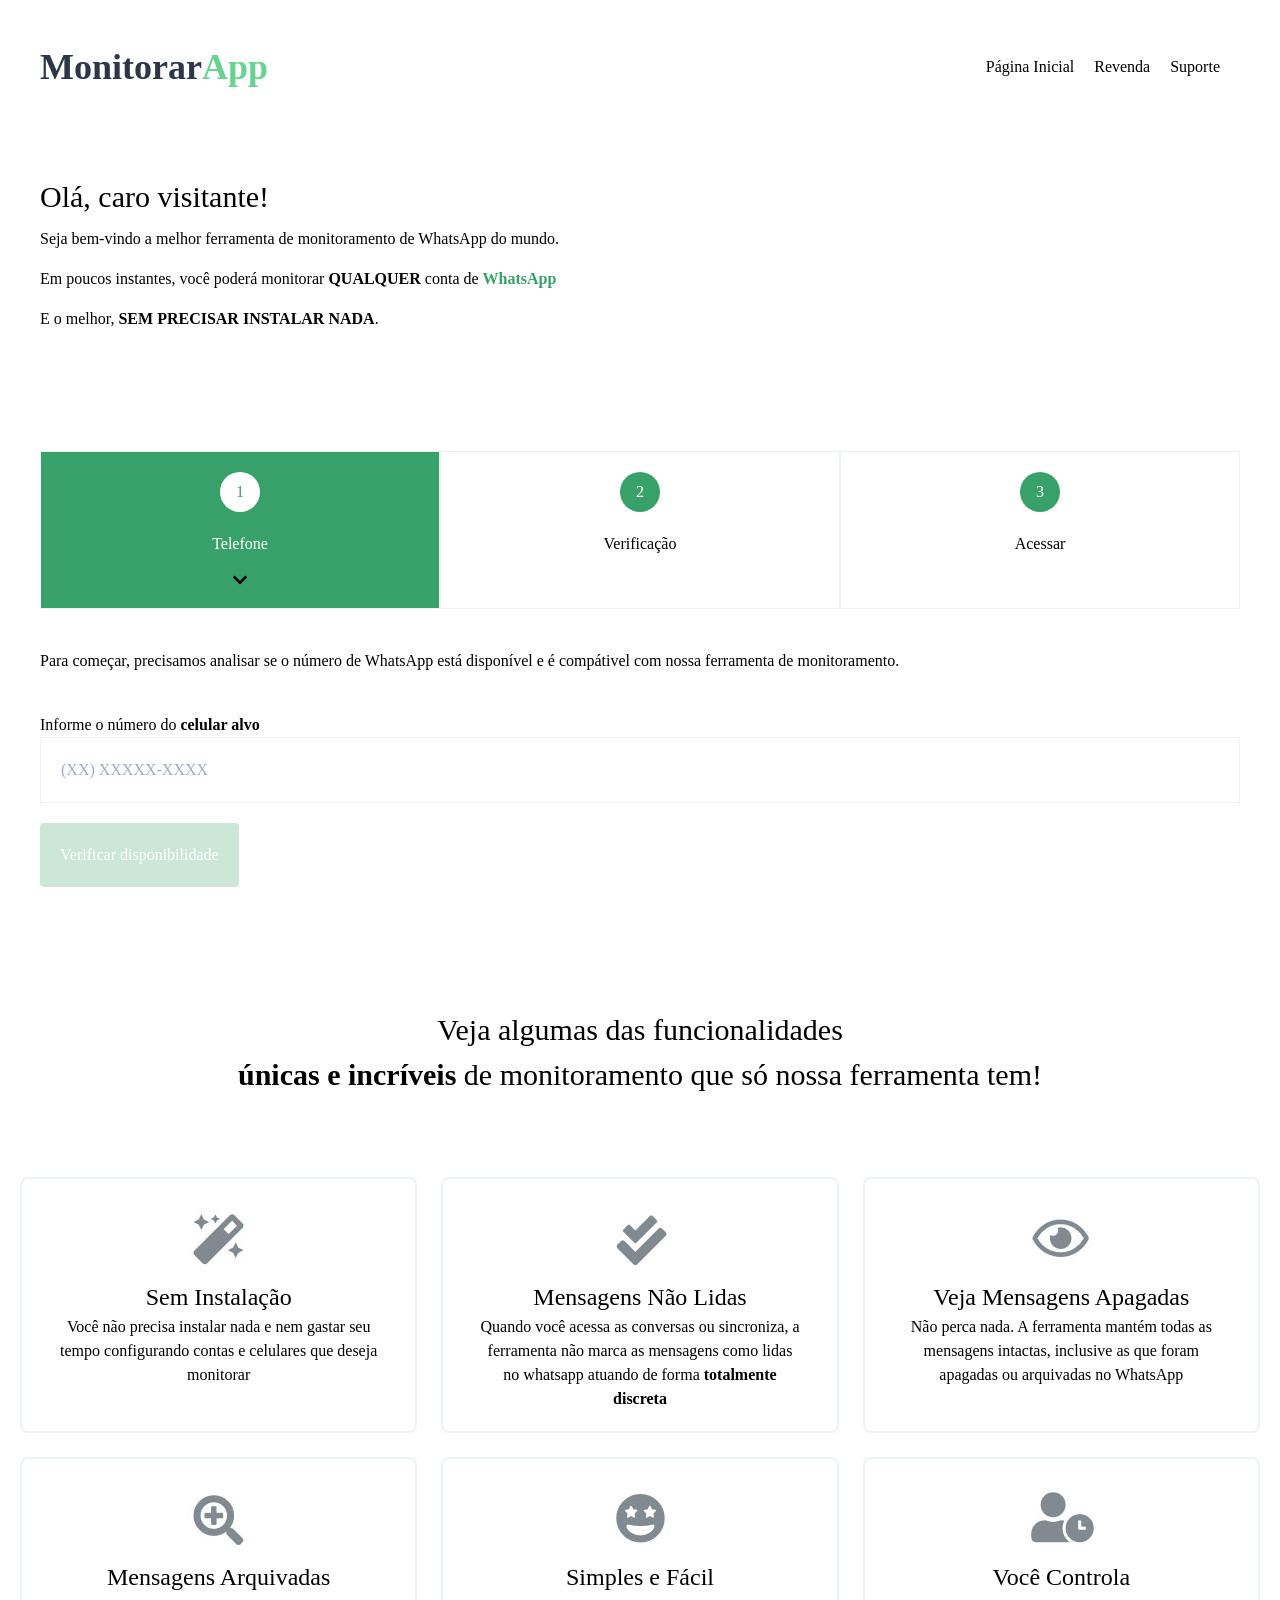
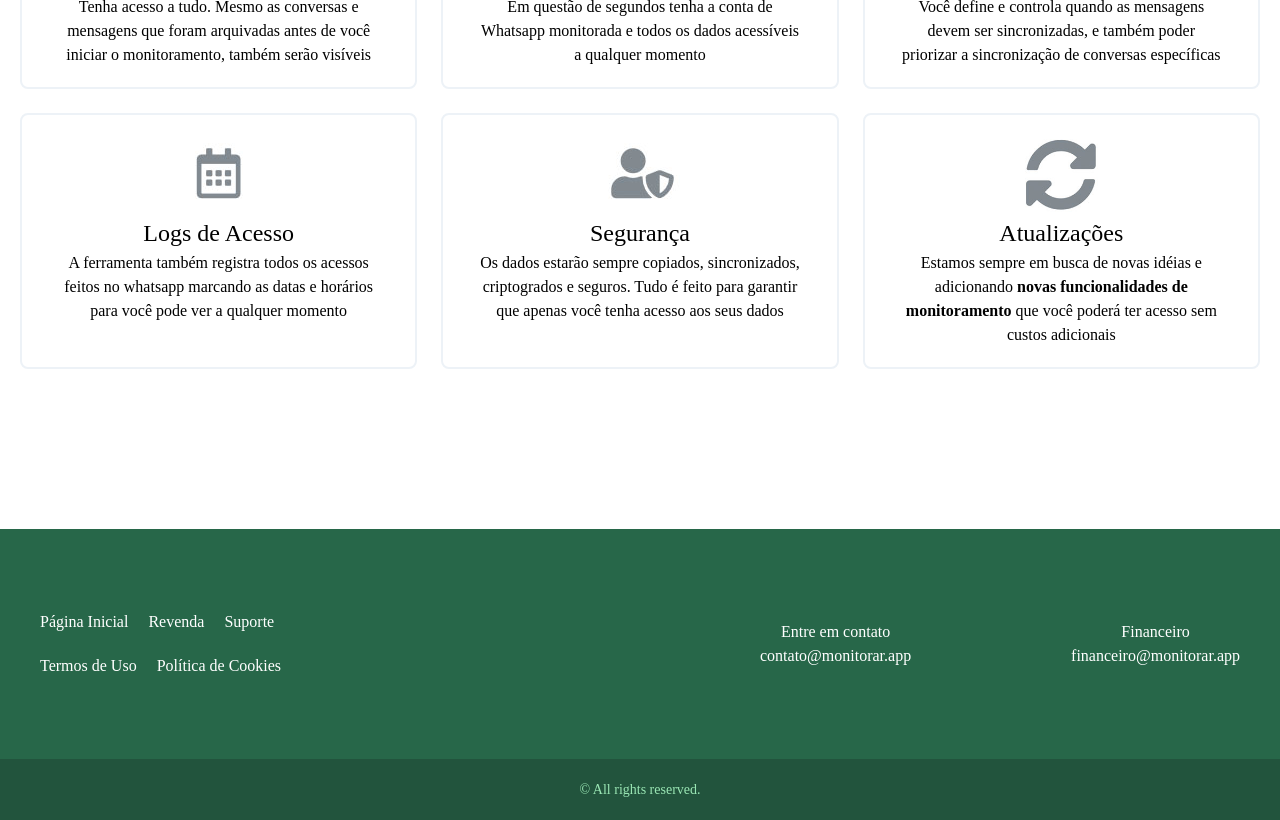
<file: index.html>
﻿<!doctype html>
<html lang="pt-br">
<head>
<meta charset="utf-8">
<meta name="viewport" content="width=device-width, initial-scale=1">
<meta name="csrf-token" content="hsoKsljL0fODLcWihOMAJI12S05OYyxwH8iWDdEU">
<meta name="theme-color" content="#44347b">
<title> Monitorar App </title>
<meta property="og:title" content="Monitorar App">
<meta name="description" content="Monitoramento de WhatsApp para seus Filhos e Empresas">
<meta name="keywords" content="monitorar whatsapp">
<meta name="author" content="Monitorar App">
<link href="css/app.monitorarapp.css?id=538db3419fc9154f7544" rel="stylesheet">
<link href="css2?family=Inter:wght@100;200;300;400;500;600;700;800;900&display=swap" rel="stylesheet">
<script src="js/monitorarapp.js?id=d777bf89cba0fa0db67d" defer=""></script>
<script src="js/website.js?id=065373f8894ab9d15643" defer=""></script>
<link rel="shortcut icon" type="image/png" href="dash/icons/br?s=32x32">
<script>(function(w,d,s,l,i){w[l]=w[l]||[];w[l].push({'gtm.start':
                new Date().getTime(),event:'gtm.js'});var f=d.getElementsByTagName(s)[0],
            j=d.createElement(s),dl=l!='dataLayer'?'&l='+l:'';j.async=true;j.src=
            'https://www.googletagmanager.com/gtm.js?id='+i+dl;f.parentNode.insertBefore(j,f);
        })(window,document,'script','dataLayer','GTM-NGRG45Z5');</script>
</head>
<body>
<noscript><iframe src="https://www.googletagmanager.com/ns.html?id=GTM-NGRG45Z5" height="0" width="0" style="display:none;visibility:hidden"></iframe></noscript>
<div id="app">
<nav>
<div class="container mx-auto p-10">
<div class="flex flex-col md:flex-row items-center">
<div class="w-full md:w-2/12 flex items-stretch">
<a href="/" class="text-4xl font-bold w-full text-gray-800">
Monitorar<span class="text-green-400">App</span>
</a>
<div class="text-right w-full visible md:hidden">
<button class="w-10 h-10" onclick="toggleMobileMenu()">
<span class="border w-full border-gray-900 block"></span>
<span class="border w-full border-gray-900 block mt-2"></span>
<span class="border w-full border-gray-900 block mt-2"></span>
</button>
</div>
</div>
<div class="w-full mt-10 md:mt-0 md:w-10/12">
<div id="mobileMenu" class="hidden md:block">
<div class="flex flex-col md:flex-row justify-end items-center desktop-menu">
<a class="p-4 md:p-0" href="https://monitorar.app" target="">
Página Inicial
</a>
<a class="p-4 md:p-0" href="https://monitorar.app/revenda" target="">
Revenda
</a>
<a class="p-4 md:p-0" href="https://monitorar.app/suporte" target="_blank">
Suporte
</a>
</div>
</div>
</div>
</div>
</div>
</nav>
<main>
<div class="container mx-auto p-10 pb-0">
<h1 class="text-3xl mb-2">Olá, caro visitante!</h1>
<p>
Seja bem-vindo a melhor ferramenta de monitoramento de WhatsApp do mundo.
</p>
<p class="mt-4">
Em poucos instantes, você poderá monitorar <span class="font-bold">QUALQUER</span> conta de <span class="text-green-600 font-bold">WhatsApp</span>
</p>
<p class="mt-4">
E o melhor, <span class="font-bold">SEM PRECISAR INSTALAR NADA</span>.
</p>
</div>
<div class="pt-20">
<landing-home :timer=" 1500 " number-check-url="https://monitorar.app/components/verify/number-check" contact-mail="contato@monitorar.app" mail-url="https://monitorar.app/components/verify"></landing-home>
</div>
<section class="py-20 px-5 features">
<div class="text-center pb-20">
<h2 class="text-3xl">Veja algumas das funcionalidades <br><span class="font-bold">únicas e incríveis</span> de monitoramento que só nossa ferramenta tem!</h2>
</div>
<div class="grid grid-cols-1 md:grid-cols-3 gap-6">
<div class="block">
<img src="images/website/no-install.jpg" alt="sem instalação" width="80" height="80">
<h3>Sem Instalação</h3>
<p>Você não precisa instalar nada e nem gastar seu tempo configurando contas e celulares que deseja monitorar</p>
</div>
<div class="block">
<img src="images/website/ticks.jpg" alt="mensagens nao lidas" width="80" height="80">
<h3>Mensagens Não Lidas</h3>
<p>Quando você acessa as conversas ou sincroniza, a ferramenta não marca as mensagens como lidas no whatsapp atuando de forma <span class="font-bold">totalmente discreta</span></p>
</div>
<div class="block">
<img src="images/website/eye.jpg" alt="Mensagens Apagadas" width="80" height="80">
<h3>Veja Mensagens Apagadas</h3>
<p>Não perca nada. A ferramenta mantém todas as mensagens intactas, inclusive as que foram apagadas ou arquivadas no WhatsApp</p>
</div>
<div class="block">
<img src="images/website/zoom-plus.jpg" alt="mensagens arquivadas" width="80" height="80">
<h3>Mensagens Arquivadas</h3>
<p>Tenha acesso a tudo. Mesmo as conversas e mensagens que foram arquivadas antes de você iniciar o monitoramento, também serão visíveis</p>
</div>
<div class="block">
<img src="images/website/easy.jpg" alt="simples e facil" width="80" height="80">
<h3>Simples e Fácil</h3>
<p>Em questão de segundos tenha a conta de Whatsapp monitorada e todos os dados acessíveis a qualquer momento</p>
</div>
<div class="block">
<img src="images/website/control.jpg" alt="controle" width="80" height="80">
<h3>Você Controla</h3>
<p>Você define e controla quando as mensagens devem ser sincronizadas, e também poder priorizar a sincronização de conversas específicas</p>
</div>
<div class="block">
<img src="images/website/logs.jpg" alt="logs" width="80" height="80">
<h3>Logs de Acesso</h3>
<p>A ferramenta também registra todos os acessos feitos no whatsapp marcando as datas e horários para você pode ver a qualquer momento</p>
</div>
<div class="block">
<img src="images/website/security.jpg" alt="segurança&quot;" width="80" height="80">
<h3>Segurança</h3>
<p>Os dados estarão sempre copiados, sincronizados, criptogrados e seguros. Tudo é feito para garantir que apenas você tenha acesso aos seus dados</p>
</div>
<div class="block">
<img src="images/website/update.jpg" alt="atualizações" width="80" height="80">
<h3>Atualizações</h3>
<p>Estamos sempre em busca de novas idéias e adicionando <span class="font-bold">novas funcionalidades de monitoramento</span> que você poderá ter acesso sem custos adicionais</p>
</div>
</div>
</section>
<section class="mt-20 bg-green-900 text-white">
<div>
<hr class="border-green-800">
</div>
<div class="bg-green-800">
<div class="container mx-auto p-10 py-20 flex flex-col md:flex-row items-center">
<div class="md:w-3/5 text-center md:text-left">
<div>
<a href="https://monitorar.app" class="mr-4 block p-5 md:p-0 md:inline" target="">
Página Inicial
</a>
<a href="https://monitorar.app/revenda" class="mr-4 block p-5 md:p-0 md:inline" target="">
Revenda
</a>
<a href="https://monitorar.app/suporte" class="mr-4 block p-5 md:p-0 md:inline" target="_blank">
Suporte
</a>
</div>
<div class="pt-5">
<a href="https://monitorar.app/termos-de-uso" target="_blank" class="mr-4 block p-5 md:p-0 md:inline">Termos de Uso</a>
<a href="https://monitorar.app/politica-de-cookies" target="_blank" class="mr-4 block p-5 md:p-0 md:inline">Política de Cookies</a>
</div>
</div>
<div class="md:w-2/5 flex flex-col md:flex-row md:justify-between mt-10 md:mt-0 text-center">
<p class="pr-2">
Entre em contato<br>
<a href="/cdn-cgi/l/email-protection#1774787963766378577a78797e637865766539766767"><span class="__cf_email__" data-cfemail="2645494852475249664b49484f524954475408475656">[email&#160;protected]</span></a>
</p>
<p class="mt-10 md:mt-0">
Financeiro <br>
<a href="/cdn-cgi/l/email-protection#b2d4dbdcd3dcd1d7dbc0ddf2dfdddcdbc6ddc0d3c09cd3c2c2"><span class="__cf_email__" data-cfemail="2147484f404f424448534e614c4e4f48554e5340530f405151">[email&#160;protected]</span></a>
</p>
</div>
</div>
</div>
<div>
<hr class="border-green-800">
</div>
<div class="text-green-300 text-center p-5 text-sm">
© All rights reserved.
</div>
</section>
</main>
</div>
<script data-cfasync="false" src="cdn-cgi/scripts/5c5dd728/cloudflare-static/email-decode.min.js"></script></body>
</html>
</file>
<file: css/app.monitorarapp.css>
/*!normalize.css v8.0.1 | MIT License | github.com/necolas/normalize.css*/html{line-height:1.15;-webkit-text-size-adjust:100%}body{margin:0}main{display:block}h1{font-size:2em;margin:.67em 0}hr{box-sizing:content-box;height:0;overflow:visible}pre{font-family:monospace,monospace;font-size:1em}a{background-color:transparent}abbr[title]{border-bottom:none;text-decoration:underline;-webkit-text-decoration:underline dotted;text-decoration:underline dotted}b,strong{font-weight:bolder}code,kbd,samp{font-family:monospace,monospace;font-size:1em}small{font-size:80%}sub,sup{font-size:75%;line-height:0;position:relative;vertical-align:baseline}sub{bottom:-.25em}sup{top:-.5em}img{border-style:none}button,input,optgroup,select,textarea{font-family:inherit;font-size:100%;line-height:1.15;margin:0}button,input{overflow:visible}button,select{text-transform:none}[type=button],[type=reset],[type=submit],button{-webkit-appearance:button}[type=button]::-moz-focus-inner,[type=reset]::-moz-focus-inner,[type=submit]::-moz-focus-inner,button::-moz-focus-inner{border-style:none;padding:0}[type=button]:-moz-focusring,[type=reset]:-moz-focusring,[type=submit]:-moz-focusring,button:-moz-focusring{outline:1px dotted ButtonText}fieldset{padding:.35em .75em .625em}legend{box-sizing:border-box;color:inherit;display:table;max-width:100%;padding:0;white-space:normal}progress{vertical-align:baseline}textarea{overflow:auto}[type=checkbox],[type=radio]{box-sizing:border-box;padding:0}[type=number]::-webkit-inner-spin-button,[type=number]::-webkit-outer-spin-button{height:auto}[type=search]{-webkit-appearance:textfield;outline-offset:-2px}[type=search]::-webkit-search-decoration{-webkit-appearance:none}::-webkit-file-upload-button{-webkit-appearance:button;font:inherit}details{display:block}summary{display:list-item}[hidden],template{display:none}blockquote,dd,dl,figure,h1,h2,h3,h4,h5,h6,hr,p,pre{margin:0}button{background-color:transparent;background-image:none}button:focus{outline:1px dotted;outline:5px auto -webkit-focus-ring-color}fieldset,ol,ul{margin:0;padding:0}ol,ul{list-style:none}html{font-family:Inter;line-height:1.5}*,:after,:before{box-sizing:border-box;border:0 solid #e2e8f0}hr{border-top-width:1px}img{border-style:solid}textarea{resize:vertical}input::-moz-placeholder,textarea::-moz-placeholder{color:#a0aec0}input::placeholder,textarea::placeholder{color:#a0aec0}[role=button],button{cursor:pointer}table{border-collapse:collapse}h1,h2,h3,h4,h5,h6{font-size:inherit;font-weight:inherit}a{color:inherit;text-decoration:inherit}button,input,optgroup,select,textarea{padding:0;line-height:inherit;color:inherit}code,kbd,pre,samp{font-family:Menlo,Monaco,Consolas,Liberation Mono,Courier New,monospace}audio,canvas,embed,iframe,img,object,svg,video{display:block;vertical-align:middle}img,video{max-width:100%;height:auto}.container{width:100%}@media(min-width:640px){.container{max-width:640px}}@media(min-width:768px){.container{max-width:768px}}@media(min-width:1024px){.container{max-width:1024px}}@media(min-width:1280px){.container{max-width:1280px}}.form-input{-webkit-appearance:none;-moz-appearance:none;appearance:none;background-color:#fff;border-color:#e2e8f0;border-width:1px;border-radius:.25rem;padding:.5rem .75rem;font-size:1rem;line-height:1.5}.form-input::-moz-placeholder{color:#a0aec0;opacity:1}.form-input::placeholder{color:#a0aec0;opacity:1}.form-input:focus{outline:none;box-shadow:0 0 0 3px rgba(66,153,225,.5);border-color:#63b3ed}.form-textarea{-webkit-appearance:none;-moz-appearance:none;appearance:none;background-color:#fff;border-color:#e2e8f0;border-width:1px;border-radius:.25rem;padding:.5rem .75rem;font-size:1rem;line-height:1.5}.form-textarea::-moz-placeholder{color:#a0aec0;opacity:1}.form-textarea::placeholder{color:#a0aec0;opacity:1}.form-textarea:focus{outline:none;box-shadow:0 0 0 3px rgba(66,153,225,.5);border-color:#63b3ed}.form-multiselect{-webkit-appearance:none;-moz-appearance:none;appearance:none;background-color:#fff;border-color:#e2e8f0;border-width:1px;border-radius:.25rem;padding:.5rem .75rem;font-size:1rem;line-height:1.5}.form-multiselect:focus{outline:none;box-shadow:0 0 0 3px rgba(66,153,225,.5);border-color:#63b3ed}.form-select{background-image:url([data-uri]);-webkit-appearance:none;-moz-appearance:none;appearance:none;-webkit-print-color-adjust:exact;color-adjust:exact;background-repeat:no-repeat;background-color:#fff;border-color:#e2e8f0;border-width:1px;border-radius:.25rem;padding:.5rem 2.5rem .5rem .75rem;font-size:1rem;line-height:1.5;background-position:right .5rem center;background-size:1.5em 1.5em}.form-select::-ms-expand{color:#a0aec0;border:none}@media not print{.form-select::-ms-expand{display:none}}@media print and (-ms-high-contrast:active),print and (-ms-high-contrast:none){.form-select{padding-right:.75rem}}.form-select:focus{outline:none;box-shadow:0 0 0 3px rgba(66,153,225,.5);border-color:#63b3ed}.form-checkbox:checked{background-image:url([data-uri]);border-color:transparent;background-color:currentColor;background-size:100% 100%;background-position:50%;background-repeat:no-repeat}@media not print{.form-checkbox::-ms-check{border-width:1px;color:transparent;background:inherit;border-color:inherit;border-radius:inherit}}.form-checkbox{-webkit-appearance:none;-moz-appearance:none;appearance:none;-webkit-print-color-adjust:exact;color-adjust:exact;display:inline-block;vertical-align:middle;background-origin:border-box;-webkit-user-select:none;-moz-user-select:none;user-select:none;flex-shrink:0;height:1em;width:1em;color:#4299e1;background-color:#fff;border-color:#e2e8f0;border-width:1px;border-radius:.25rem}.form-checkbox:focus{outline:none;box-shadow:0 0 0 3px rgba(66,153,225,.5);border-color:#63b3ed}.form-radio:checked{background-image:url([data-uri]);border-color:transparent;background-color:currentColor;background-size:100% 100%;background-position:50%;background-repeat:no-repeat}@media not print{.form-radio::-ms-check{border-width:1px;color:transparent;background:inherit;border-color:inherit;border-radius:inherit}}.form-radio{-webkit-appearance:none;-moz-appearance:none;appearance:none;-webkit-print-color-adjust:exact;color-adjust:exact;display:inline-block;vertical-align:middle;background-origin:border-box;-webkit-user-select:none;-moz-user-select:none;user-select:none;flex-shrink:0;border-radius:100%;height:1em;width:1em;color:#4299e1;background-color:#fff;border-color:#e2e8f0;border-width:1px}.form-radio:focus{outline:none;box-shadow:0 0 0 3px rgba(66,153,225,.5);border-color:#63b3ed}.space-y-4>:not(template)~:not(template){--space-y-reverse:0;margin-top:calc(1rem*(1 - var(--space-y-reverse)));margin-bottom:calc(1rem*var(--space-y-reverse))}.bg-white{--bg-opacity:1;background-color:#fff;background-color:rgba(255,255,255,var(--bg-opacity))}.bg-gray-200{--bg-opacity:1;background-color:#edf2f7;background-color:rgba(237,242,247,var(--bg-opacity))}.bg-red-300{--bg-opacity:1;background-color:#feb2b2;background-color:rgba(254,178,178,var(--bg-opacity))}.bg-orange-200{--bg-opacity:1;background-color:#feebc8;background-color:rgba(254,235,200,var(--bg-opacity))}.bg-green-100{--bg-opacity:1;background-color:#f0fff4;background-color:rgba(240,255,244,var(--bg-opacity))}.bg-green-200{--bg-opacity:1;background-color:#c6f6d5;background-color:rgba(198,246,213,var(--bg-opacity))}.bg-green-500{--bg-opacity:1;background-color:#48bb78;background-color:rgba(72,187,120,var(--bg-opacity))}.bg-green-600{--bg-opacity:1;background-color:#38a169;background-color:rgba(56,161,105,var(--bg-opacity))}.bg-green-700{--bg-opacity:1;background-color:#2f855a;background-color:rgba(47,133,90,var(--bg-opacity))}.bg-green-800{--bg-opacity:1;background-color:#276749;background-color:rgba(39,103,73,var(--bg-opacity))}.bg-green-900{--bg-opacity:1;background-color:#22543d;background-color:rgba(34,84,61,var(--bg-opacity))}.bg-blue-500{--bg-opacity:1;background-color:#4299e1;background-color:rgba(66,153,225,var(--bg-opacity))}.bg-blue-600{--bg-opacity:1;background-color:#3182ce;background-color:rgba(49,130,206,var(--bg-opacity))}.bg-blue-700{--bg-opacity:1;background-color:#2b6cb0;background-color:rgba(43,108,176,var(--bg-opacity))}.bg-blue-900{--bg-opacity:1;background-color:#2a4365;background-color:rgba(42,67,101,var(--bg-opacity))}.bg-indigo-500{--bg-opacity:1;background-color:#667eea;background-color:rgba(102,126,234,var(--bg-opacity))}.bg-indigo-800{--bg-opacity:1;background-color:#434190;background-color:rgba(67,65,144,var(--bg-opacity))}.bg-purple-200{--bg-opacity:1;background-color:#e9d8fd;background-color:rgba(233,216,253,var(--bg-opacity))}.bg-purple-800{--bg-opacity:1;background-color:#553c9a;background-color:rgba(85,60,154,var(--bg-opacity))}.bg-purple-900{--bg-opacity:1;background-color:#44337a;background-color:rgba(68,51,122,var(--bg-opacity))}.hover\:bg-blue-900:hover{--bg-opacity:1;background-color:#2a4365;background-color:rgba(42,67,101,var(--bg-opacity))}.bg-opacity-75{--bg-opacity:0.75}.border-gray-200{--border-opacity:1;border-color:#edf2f7;border-color:rgba(237,242,247,var(--border-opacity))}.border-gray-300{--border-opacity:1;border-color:#e2e8f0;border-color:rgba(226,232,240,var(--border-opacity))}.border-gray-400{--border-opacity:1;border-color:#cbd5e0;border-color:rgba(203,213,224,var(--border-opacity))}.border-gray-900{--border-opacity:1;border-color:#1a202c;border-color:rgba(26,32,44,var(--border-opacity))}.border-red-300{--border-opacity:1;border-color:#feb2b2;border-color:rgba(254,178,178,var(--border-opacity))}.border-red-800{--border-opacity:1;border-color:#9b2c2c;border-color:rgba(155,44,44,var(--border-opacity))}.border-green-300{--border-opacity:1;border-color:#9ae6b4;border-color:rgba(154,230,180,var(--border-opacity))}.border-green-600{--border-opacity:1;border-color:#38a169;border-color:rgba(56,161,105,var(--border-opacity))}.border-green-800{--border-opacity:1;border-color:#276749;border-color:rgba(39,103,73,var(--border-opacity))}.border-purple-300{--border-opacity:1;border-color:#d6bcfa;border-color:rgba(214,188,250,var(--border-opacity))}.border-purple-800{--border-opacity:1;border-color:#553c9a;border-color:rgba(85,60,154,var(--border-opacity))}.rounded{border-radius:.25rem}.rounded-lg{border-radius:.5rem}.rounded-full{border-radius:9999px}.rounded-t{border-top-left-radius:.25rem}.rounded-r,.rounded-t{border-top-right-radius:.25rem}.rounded-b,.rounded-r{border-bottom-right-radius:.25rem}.rounded-b,.rounded-l{border-bottom-left-radius:.25rem}.rounded-l{border-top-left-radius:.25rem}.border-2{border-width:2px}.border{border-width:1px}.border-r-0{border-right-width:0}.border-b-0{border-bottom-width:0}.border-b{border-bottom-width:1px}.cursor-pointer{cursor:pointer}.block{display:block}.inline-block{display:inline-block}.flex{display:flex}.table{display:table}.grid{display:grid}.hidden{display:none}.flex-col{flex-direction:column}.items-center{align-items:center}.items-stretch{align-items:stretch}.justify-end{justify-content:flex-end}.justify-center{justify-content:center}.justify-between{justify-content:space-between}.flex-grow{flex-grow:1}.font-light{font-weight:300}.font-medium{font-weight:500}.font-semibold{font-weight:600}.font-bold{font-weight:700}.h-8{height:2rem}.h-10{height:2.5rem}.h-12{height:3rem}.h-20{height:5rem}.h-32{height:8rem}.h-56{height:14rem}.h-full{height:100%}.text-xs{font-size:.75rem}.text-sm{font-size:.875rem}.text-lg{font-size:1.125rem}.text-xl{font-size:1.25rem}.text-2xl{font-size:1.5rem}.text-3xl{font-size:1.875rem}.text-4xl{font-size:2.25rem}.text-5xl{font-size:3rem}.leading-none{line-height:1}.leading-tight{line-height:1.25}.m-0{margin:0}.my-2{margin-top:.5rem;margin-bottom:.5rem}.mx-2{margin-left:.5rem;margin-right:.5rem}.my-5{margin-top:1.25rem;margin-bottom:1.25rem}.my-8{margin-top:2rem;margin-bottom:2rem}.my-20{margin-top:5rem;margin-bottom:5rem}.mx-auto{margin-left:auto;margin-right:auto}.mb-0{margin-bottom:0}.mt-1{margin-top:.25rem}.mt-2{margin-top:.5rem}.mr-2{margin-right:.5rem}.mb-2{margin-bottom:.5rem}.ml-2{margin-left:.5rem}.mt-3{margin-top:.75rem}.mr-3{margin-right:.75rem}.mt-4{margin-top:1rem}.mr-4{margin-right:1rem}.mb-4{margin-bottom:1rem}.mt-5{margin-top:1.25rem}.mb-5{margin-bottom:1.25rem}.ml-5{margin-left:1.25rem}.mt-6{margin-top:1.5rem}.mb-6{margin-bottom:1.5rem}.mt-8{margin-top:2rem}.mb-8{margin-bottom:2rem}.mt-10{margin-top:2.5rem}.mt-20{margin-top:5rem}.mb-20{margin-bottom:5rem}.ml-auto{margin-left:auto}.focus\:outline-none:focus{outline:2px solid transparent;outline-offset:2px}.overflow-hidden{overflow:hidden}.p-0{padding:0}.p-1{padding:.25rem}.p-2{padding:.5rem}.p-3{padding:.75rem}.p-4{padding:1rem}.p-5{padding:1.25rem}.p-6{padding:1.5rem}.p-10{padding:2.5rem}.p-20{padding:5rem}.py-1{padding-top:.25rem;padding-bottom:.25rem}.px-1{padding-left:.25rem;padding-right:.25rem}.py-2{padding-top:.5rem;padding-bottom:.5rem}.px-2{padding-left:.5rem;padding-right:.5rem}.py-3{padding-top:.75rem;padding-bottom:.75rem}.py-4{padding-top:1rem;padding-bottom:1rem}.px-4{padding-left:1rem;padding-right:1rem}.py-5{padding-top:1.25rem;padding-bottom:1.25rem}.px-5{padding-left:1.25rem;padding-right:1.25rem}.py-6{padding-top:1.5rem;padding-bottom:1.5rem}.px-6{padding-left:1.5rem;padding-right:1.5rem}.py-8{padding-top:2rem;padding-bottom:2rem}.py-10{padding-top:2.5rem;padding-bottom:2.5rem}.px-10{padding-left:2.5rem;padding-right:2.5rem}.py-12{padding-top:3rem;padding-bottom:3rem}.py-20{padding-top:5rem;padding-bottom:5rem}.px-20{padding-left:5rem;padding-right:5rem}.pt-0{padding-top:0}.pb-0{padding-bottom:0}.pt-2{padding-top:.5rem}.pr-2{padding-right:.5rem}.pb-2{padding-bottom:.5rem}.pt-3{padding-top:.75rem}.pt-4{padding-top:1rem}.pb-4{padding-bottom:1rem}.pl-4{padding-left:1rem}.pt-5{padding-top:1.25rem}.pb-5{padding-bottom:1.25rem}.pt-6{padding-top:1.5rem}.pb-8{padding-bottom:2rem}.pt-10{padding-top:2.5rem}.pb-10{padding-bottom:2.5rem}.pt-20{padding-top:5rem}.pb-20{padding-bottom:5rem}.pb-32{padding-bottom:8rem}.pb-40{padding-bottom:10rem}.fixed{position:fixed}.shadow-sm{box-shadow:0 1px 2px 0 rgba(0,0,0,.05)}.shadow{box-shadow:0 1px 3px 0 rgba(0,0,0,.1),0 1px 2px 0 rgba(0,0,0,.06)}.shadow-lg{box-shadow:0 10px 15px -3px rgba(0,0,0,.1),0 4px 6px -2px rgba(0,0,0,.05)}.focus\:shadow-outline:focus{box-shadow:0 0 0 3px rgba(66,153,225,.5)}.fill-current{fill:currentColor}.text-left{text-align:left}.text-center{text-align:center}.text-right{text-align:right}.text-white{--text-opacity:1;color:#fff;color:rgba(255,255,255,var(--text-opacity))}.text-gray-400{--text-opacity:1;color:#cbd5e0;color:rgba(203,213,224,var(--text-opacity))}.text-gray-500{--text-opacity:1;color:#a0aec0;color:rgba(160,174,192,var(--text-opacity))}.text-gray-600{--text-opacity:1;color:#718096;color:rgba(113,128,150,var(--text-opacity))}.text-gray-800{--text-opacity:1;color:#2d3748;color:rgba(45,55,72,var(--text-opacity))}.text-gray-900{--text-opacity:1;color:#1a202c;color:rgba(26,32,44,var(--text-opacity))}.text-red-600{--text-opacity:1;color:#e53e3e;color:rgba(229,62,62,var(--text-opacity))}.text-orange-500{--text-opacity:1;color:#ed8936;color:rgba(237,137,54,var(--text-opacity))}.text-yellow-800{--text-opacity:1;color:#975a16;color:rgba(151,90,22,var(--text-opacity))}.text-green-300{--text-opacity:1;color:#9ae6b4;color:rgba(154,230,180,var(--text-opacity))}.text-green-400{--text-opacity:1;color:#68d391;color:rgba(104,211,145,var(--text-opacity))}.text-green-600{--text-opacity:1;color:#38a169;color:rgba(56,161,105,var(--text-opacity))}.text-green-700{--text-opacity:1;color:#2f855a;color:rgba(47,133,90,var(--text-opacity))}.text-green-900{--text-opacity:1;color:#22543d;color:rgba(34,84,61,var(--text-opacity))}.text-blue-500{--text-opacity:1;color:#4299e1;color:rgba(66,153,225,var(--text-opacity))}.text-blue-600{--text-opacity:1;color:#3182ce;color:rgba(49,130,206,var(--text-opacity))}.text-blue-900{--text-opacity:1;color:#2a4365;color:rgba(42,67,101,var(--text-opacity))}.text-purple-300{--text-opacity:1;color:#d6bcfa;color:rgba(214,188,250,var(--text-opacity))}.text-purple-900{--text-opacity:1;color:#44337a;color:rgba(68,51,122,var(--text-opacity))}.hover\:text-white:hover{--text-opacity:1;color:#fff;color:rgba(255,255,255,var(--text-opacity))}.hover\:text-blue-800:hover{--text-opacity:1;color:#2c5282;color:rgba(44,82,130,var(--text-opacity))}.italic{font-style:italic}.uppercase{text-transform:uppercase}.lowercase{text-transform:lowercase}.line-through{text-decoration:line-through}.no-underline{text-decoration:none}.hover\:underline:hover{text-decoration:underline}.tracking-tight{letter-spacing:-.025em}.align-baseline{vertical-align:baseline}.visible{visibility:visible}.whitespace-pre-wrap{white-space:pre-wrap}.break-all{word-break:break-all}.w-8{width:2rem}.w-10{width:2.5rem}.w-12{width:3rem}.w-16{width:4rem}.w-20{width:5rem}.w-32{width:8rem}.w-48{width:12rem}.w-full{width:100%}.gap-3{grid-gap:.75rem;gap:.75rem}.gap-4{grid-gap:1rem;gap:1rem}.gap-5{grid-gap:1.25rem;gap:1.25rem}.gap-6{grid-gap:1.5rem;gap:1.5rem}.gap-10{grid-gap:2.5rem;gap:2.5rem}.gap-x-2{grid-column-gap:.5rem;-moz-column-gap:.5rem;column-gap:.5rem}.gap-x-4{grid-column-gap:1rem;-moz-column-gap:1rem;column-gap:1rem}.gap-y-5{grid-row-gap:1.25rem;row-gap:1.25rem}.grid-cols-1{grid-template-columns:repeat(1,minmax(0,1fr))}.grid-cols-2{grid-template-columns:repeat(2,minmax(0,1fr))}.grid-cols-3{grid-template-columns:repeat(3,minmax(0,1fr))}.grid-cols-4{grid-template-columns:repeat(4,minmax(0,1fr))}.transform{--transform-translate-x:0;--transform-translate-y:0;--transform-rotate:0;--transform-skew-x:0;--transform-skew-y:0;--transform-scale-x:1;--transform-scale-y:1;transform:translateX(var(--transform-translate-x)) translateY(var(--transform-translate-y)) rotate(var(--transform-rotate)) skewX(var(--transform-skew-x)) skewY(var(--transform-skew-y)) scaleX(var(--transform-scale-x)) scaleY(var(--transform-scale-y))}.transition{transition-property:background-color,border-color,color,fill,stroke,opacity,box-shadow,transform}@keyframes spin{to{transform:rotate(1turn)}}@keyframes ping{75%,to{transform:scale(2);opacity:0}}@keyframes pulse{50%{opacity:.5}}@keyframes bounce{0%,to{transform:translateY(-25%);animation-timing-function:cubic-bezier(.8,0,1,1)}50%{transform:none;animation-timing-function:cubic-bezier(0,0,.2,1)}}.desktop-menu a{padding-right:1.25rem}.desktop-menu a.featured{--bg-opacity:1;background-color:#c6f6d5;background-color:rgba(198,246,213,var(--bg-opacity));padding:.75rem 1.25rem;border-radius:.25rem;--text-opacity:1;color:#276749;color:rgba(39,103,73,var(--text-opacity))}section.features .block{text-align:center;border-width:2px;--border-opacity:1;border-color:#edf2f7;border-color:rgba(237,242,247,var(--border-opacity));border-radius:.5rem;padding:1.25rem}section.features .block h3{font-size:1.5rem}section.features .block p{padding-left:1rem;padding-right:1rem;font-weight:300}section.features .block img{margin-left:auto;margin-right:auto}.wp-diff{--bg-opacity:1;background-color:#f0fff4;background-color:rgba(240,255,244,var(--bg-opacity));padding:1.25rem}.wp-diff p{margin-top:1rem;margin-bottom:1rem}.wp-diff ul{padding-top:1.25rem;padding-bottom:1.25rem}.wp-diff ul li{margin-top:.5rem;margin-bottom:.5rem;--bg-opacity:1;background-color:#fff;background-color:rgba(255,255,255,var(--bg-opacity));padding:1.25rem}.teen{background-image:url(/images/monitorarapp/teen.jpg);background-repeat:no-repeat;background-position:50%;background-size:cover;margin-top:5rem;margin-bottom:5rem}@media(min-width:640px){.sm\:container{width:100%;max-width:640px}@media(min-width:768px){.sm\:container{max-width:768px}}@media(min-width:1024px){.sm\:container{max-width:1024px}}@media(min-width:1280px){.sm\:container{max-width:1280px}}.sm\:text-sm{font-size:.875rem}.sm\:max-w-md{max-width:28rem}.sm\:p-8{padding:2rem}.sm\:w-1\/2{width:50%}}@media(min-width:768px){.md\:container{width:100%}@media(min-width:640px){.md\:container{max-width:640px}}@media(min-width:768px){.md\:container{max-width:768px}}@media(min-width:1024px){.md\:container{max-width:1024px}}@media(min-width:1280px){.md\:container{max-width:1280px}}.md\:space-y-6>:not(template)~:not(template){--space-y-reverse:0;margin-top:calc(1.5rem*(1 - var(--space-y-reverse)));margin-bottom:calc(1.5rem*var(--space-y-reverse))}.md\:block{display:block}.md\:inline{display:inline}.md\:hidden{display:none}.md\:flex-row{flex-direction:row}.md\:justify-between{justify-content:space-between}.md\:h-screen{height:100vh}.md\:text-2xl{font-size:1.5rem}.md\:text-4xl{font-size:2.25rem}.md\:text-6xl{font-size:4rem}.md\:mt-0{margin-top:0}.md\:mt-20{margin-top:5rem}.md\:p-0{padding:0}.md\:p-2{padding:.5rem}.md\:p-10{padding:2.5rem}.md\:px-4{padding-left:1rem;padding-right:1rem}.md\:px-16{padding-left:4rem;padding-right:4rem}.md\:px-64{padding-left:16rem;padding-right:16rem}.md\:pl-4{padding-left:1rem}.md\:pb-10{padding-bottom:2.5rem}.md\:text-left{text-align:left}.md\:w-1\/2{width:50%}.md\:w-1\/3{width:33.333333%}.md\:w-2\/5{width:40%}.md\:w-3\/5{width:60%}.md\:w-2\/12{width:16.666667%}.md\:w-10\/12{width:83.333333%}.md\:grid-cols-2{grid-template-columns:repeat(2,minmax(0,1fr))}.md\:grid-cols-3{grid-template-columns:repeat(3,minmax(0,1fr))}.md\:grid-cols-6{grid-template-columns:repeat(6,minmax(0,1fr))}}@media(min-width:1024px){.lg\:container{width:100%}@media(min-width:640px){.lg\:container{max-width:640px}}@media(min-width:768px){.lg\:container{max-width:768px}}@media(min-width:1024px){.lg\:container{max-width:1024px}}@media(min-width:1280px){.lg\:container{max-width:1280px}}.lg\:py-0{padding-top:0;padding-bottom:0}.lg\:w-1\/2{width:50%}}@media(min-width:1280px){.xl\:container{width:100%}@media(min-width:640px){.xl\:container{max-width:640px}}@media(min-width:768px){.xl\:container{max-width:768px}}@media(min-width:1024px){.xl\:container{max-width:1024px}}@media(min-width:1280px){.xl\:container{max-width:1280px}}.xl\:p-0{padding:0}}
</file>
